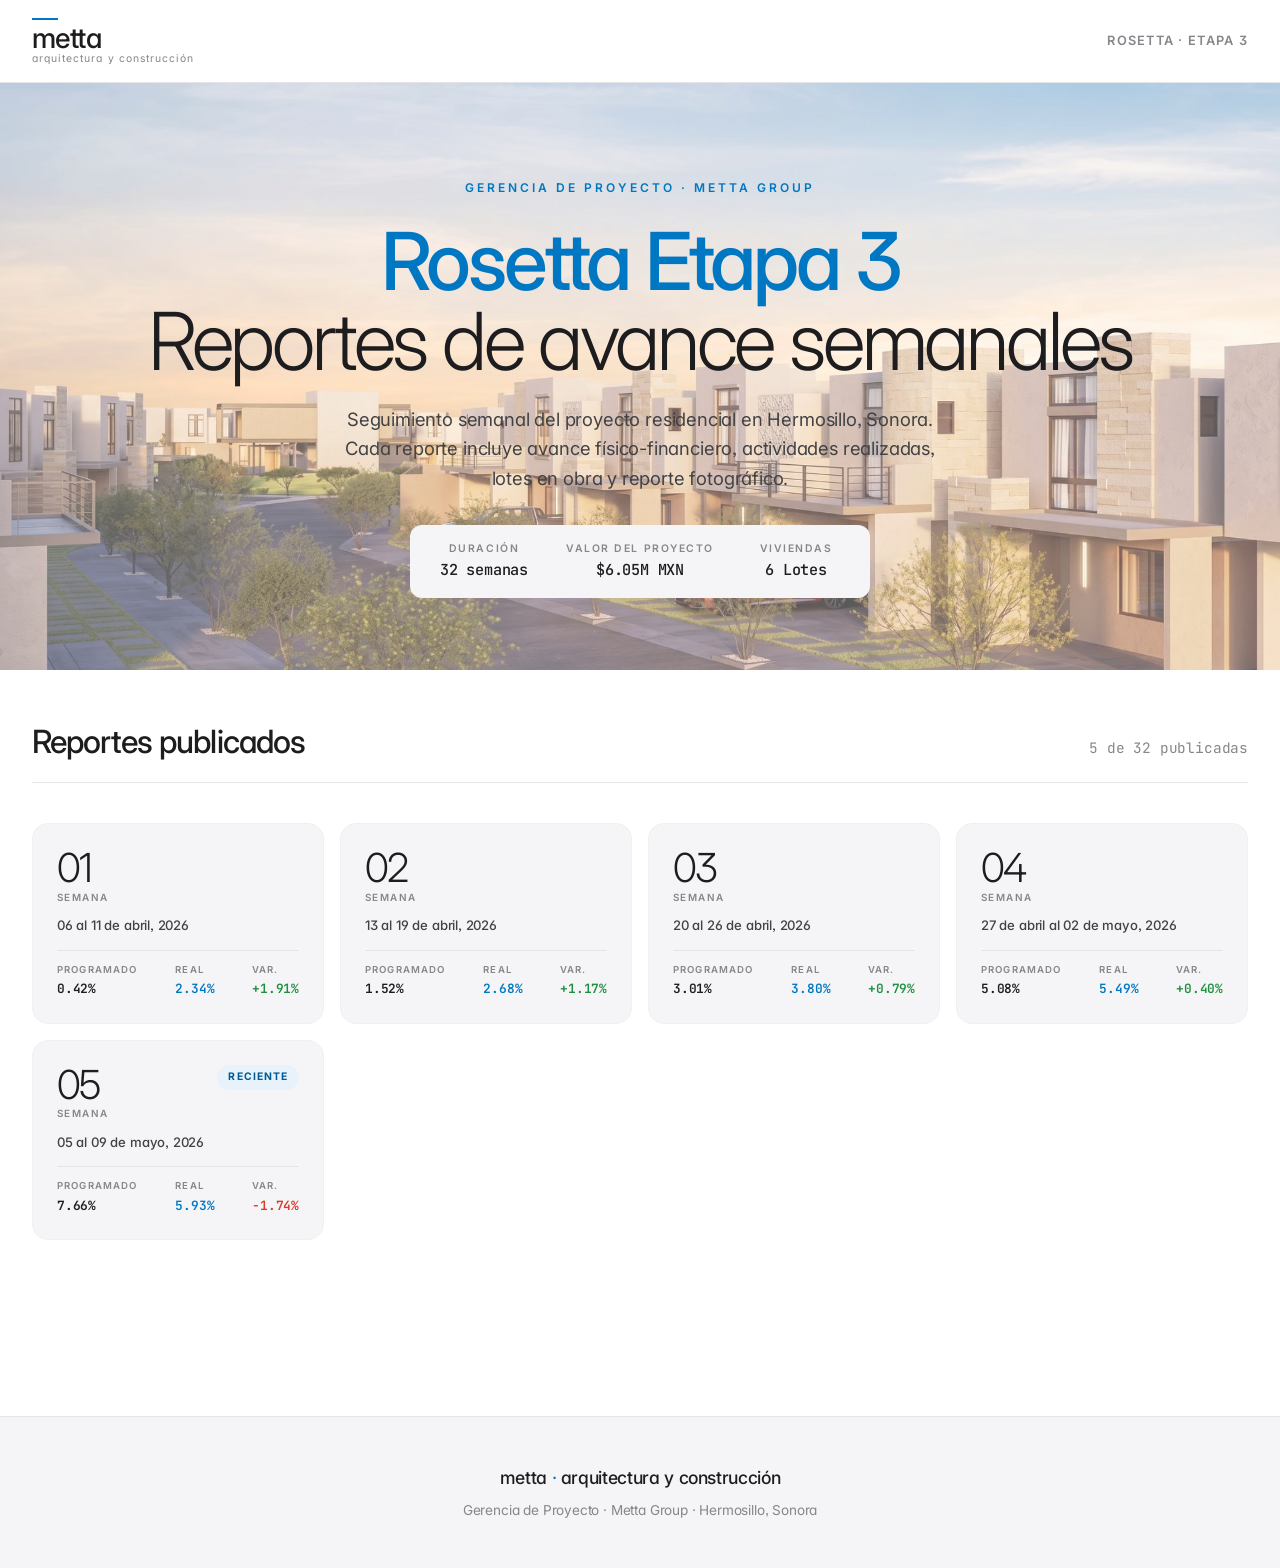
<file: index.html>
<!DOCTYPE html>
<html lang="es">
<head>
<meta charset="UTF-8">
<meta name="viewport" content="width=device-width, initial-scale=1.0">
<title>Rosetta · Etapa 3 · Reportes Semanales | Metta</title>
<meta name="description" content="Reportes semanales de avance del proyecto Rosetta Etapa 3 - 6 viviendas en Hermosillo, Sonora. Metta Arquitectura y Construcción.">
<link rel="preconnect" href="https://fonts.googleapis.com">
<link rel="preconnect" href="https://fonts.gstatic.com" crossorigin>
<link href="https://fonts.googleapis.com/css2?family=Inter:wght@200;300;400;500;600;700;800&family=JetBrains+Mono:wght@400;500&display=swap" rel="stylesheet">
<!-- CACHE-BUSTING: actualiza ?v=YYYYMMDD solo cuando cambies styles.css o landing.js -->
<link rel="stylesheet" href="css/styles.css?v=20260510">
</head>
<body>

<nav class="topbar">
  <div class="topbar-inner">
    <div class="logo-wrap">
      <div class="logo">metta<small>arquitectura y construcción</small></div>
    </div>
    <div style="font-size:0.8rem;color:var(--ink-mute);letter-spacing:0.1em;text-transform:uppercase;font-weight:600">Rosetta · Etapa 3</div>
  </div>
</nav>

<section class="landing-hero">
  <div class="landing-hero-content">
    <div class="eyebrow fade-up">Gerencia de Proyecto · Metta Group</div>
    <h1 class="fade-up delay-1"><em id="proyecto-nombre">Rosetta Etapa 3</em><br>Reportes de avance semanales</h1>
    <p class="lead fade-up delay-2">Seguimiento semanal del proyecto residencial en <span id="proyecto-ubicacion">Hermosillo, Sonora</span>. Cada reporte incluye avance físico-financiero, actividades realizadas, lotes en obra y reporte fotográfico.</p>
    <div class="landing-meta fade-up delay-3">
      <div class="landing-meta-item">
        <span class="lbl">Duración</span>
        <span class="val" id="proyecto-duracion">32 semanas</span>
      </div>
      <div class="landing-meta-item">
        <span class="lbl">Valor del proyecto</span>
        <span class="val" id="proyecto-monto">$6.05M MXN</span>
      </div>
      <div class="landing-meta-item">
        <span class="lbl">Viviendas</span>
        <span class="val">6 Lotes</span>
      </div>
    </div>
  </div>
</section>

<section class="weeks-section">
  <div class="weeks-header">
    <h2>Reportes publicados</h2>
    <span class="count" id="weeks-count">Cargando...</span>
  </div>
  <div class="weeks-grid" id="weeks-grid">
    <div class="loading">Cargando reportes...</div>
  </div>
</section>

<footer>
  <div class="brand">metta <span>·</span> arquitectura y construcción</div>
  <div>Gerencia de Proyecto · Metta Group · Hermosillo, Sonora</div>
</footer>

<script src="js/landing.js?v=20260510"></script>
</body>
</html>
</file>
<file: css/styles.css>
/* ============================================================
   ROSETTA REPORTES · Estilos compartidos
   Sistema de diseño Metta · Apple-inspired
   ============================================================ */

:root {
  --bg: #ffffff;
  --bg-soft: #f5f5f7;
  --bg-elev: #ffffff;
  --ink: #1d1d1f;
  --ink-soft: #424245;
  --ink-mute: #86868b;
  --line: #e5e5e7;
  --line-soft: #f0f0f2;
  --accent: #0077c2;
  --accent-soft: #e8f2fb;
  --accent-dark: #005a94;
  --red: #d93a2b;
  --green: #1f8f3e;
  --yellow: #c49a2a;
}

* { box-sizing: border-box; margin: 0; padding: 0; -webkit-font-smoothing: antialiased; -moz-osx-font-smoothing: grayscale; }
html { scroll-behavior: smooth; }
body {
  font-family: 'Inter', -apple-system, BlinkMacSystemFont, 'SF Pro Display', sans-serif;
  background: var(--bg);
  color: var(--ink);
  line-height: 1.5;
  font-weight: 400;
  font-feature-settings: 'cv11', 'ss01', 'ss03';
  letter-spacing: -0.011em;
  overflow-x: hidden;
}
.mono { font-family: 'JetBrains Mono', monospace; }

/* ========== TOP BAR ========== */
.topbar {
  position: sticky; top: 0; z-index: 100;
  background: rgba(255,255,255,0.8);
  backdrop-filter: saturate(180%) blur(20px);
  -webkit-backdrop-filter: saturate(180%) blur(20px);
  border-bottom: 1px solid var(--line);
}
.topbar-inner {
  max-width: 1280px;
  margin: 0 auto;
  padding: 1.1rem 2rem;
  display: flex;
  justify-content: space-between;
  align-items: center;
}
.logo-wrap { position: relative; padding-top: 6px; }
.logo-wrap::before {
  content: '';
  position: absolute;
  top: 0; left: 0;
  width: 26px; height: 2.5px;
  background: var(--accent);
}
.logo {
  font-size: 1.75rem;
  font-weight: 500;
  letter-spacing: -0.03em;
  color: var(--ink);
  line-height: 1;
}
.logo small {
  display: block;
  font-size: 0.65rem;
  font-weight: 400;
  color: var(--ink-mute);
  letter-spacing: 0.1em;
  margin-top: 0.15rem;
  text-transform: lowercase;
}
.back-link {
  color: var(--ink-soft);
  text-decoration: none;
  font-size: 0.85rem;
  font-weight: 500;
  display: flex; align-items: center; gap: 0.4rem;
  transition: color 0.2s;
}
.back-link:hover { color: var(--accent); }

/* ========== HERO REPORTE SEMANAL ========== */
.hero {
  max-width: 1280px;
  margin: 0 auto;
  padding: 5rem 2rem 3rem;
}
.hero-banner {
  background: var(--ink);
  color: white;
  padding: 1.1rem 2rem;
  font-size: 0.9rem;
  font-weight: 500;
  letter-spacing: 0.15em;
  text-transform: uppercase;
  text-align: center;
  border-radius: 2px;
}
.hero-info {
  display: grid;
  grid-template-columns: 220px 1fr 180px;
  border: 1px solid var(--line);
  border-top: none;
  background: white;
}
.hero-logo-cell {
  border-right: 1px solid var(--line);
  padding: 2rem;
  display: flex;
  align-items: center;
  justify-content: center;
}
.hero-logo {
  font-size: 2rem;
  font-weight: 500;
  letter-spacing: -0.04em;
  color: var(--ink);
  position: relative;
}
.hero-logo::before {
  content: '';
  position: absolute;
  top: -8px; left: 0;
  width: 28px; height: 3px;
  background: var(--accent);
}
.hero-logo small {
  display: block;
  font-size: 0.7rem;
  font-weight: 400;
  color: var(--ink-mute);
  letter-spacing: 0.1em;
  margin-top: 0.3rem;
  text-transform: lowercase;
}
.hero-data {
  padding: 1.25rem 2rem;
  display: grid;
  grid-template-columns: 140px 1fr;
  gap: 0.5rem 1rem;
  align-content: center;
  font-size: 0.88rem;
}
.hero-data-key {
  font-size: 0.7rem;
  color: var(--ink-mute);
  text-transform: uppercase;
  letter-spacing: 0.1em;
  font-weight: 500;
  padding-top: 3px;
}
.hero-data-val {
  color: var(--ink);
  font-weight: 500;
}
.hero-week {
  border-left: 1px solid var(--line);
  display: flex;
  flex-direction: column;
  align-items: center;
  justify-content: center;
  padding: 1rem;
  background: var(--bg-soft);
}
.hero-week-label {
  font-size: 0.65rem;
  text-transform: uppercase;
  letter-spacing: 0.18em;
  color: var(--ink-mute);
  font-weight: 600;
  margin-bottom: 0.25rem;
}
.hero-week-num {
  font-size: 4rem;
  font-weight: 200;
  line-height: 1;
  letter-spacing: -0.04em;
  color: var(--ink);
}

/* ========== SECCIONES ========== */
.section { padding: 4rem 2rem; max-width: 1280px; margin: 0 auto; }
.section-header {
  display: flex;
  align-items: baseline;
  gap: 1.5rem;
  margin-bottom: 2.5rem;
  padding-bottom: 1.25rem;
  border-bottom: 1px solid var(--line);
}
.section-num {
  font-family: 'JetBrains Mono', monospace;
  font-size: 1.1rem;
  color: var(--accent);
  font-weight: 500;
}
.section-title {
  font-size: 2.6rem;
  font-weight: 500;
  letter-spacing: -0.03em;
  line-height: 1.1;
  color: var(--ink);
}

/* ========== KPI CARDS ========== */
.kpi-grid { display: grid; grid-template-columns: repeat(3, 1fr); gap: 1rem; }
.kpi {
  padding: 2rem;
  background: var(--bg-soft);
  border-radius: 18px;
  border: 1px solid var(--line-soft);
  transition: transform 0.3s ease, box-shadow 0.3s ease;
}
.kpi:hover { transform: translateY(-2px); box-shadow: 0 20px 40px -20px rgba(0,0,0,0.08); }
.kpi-label {
  font-size: 0.75rem;
  text-transform: uppercase;
  letter-spacing: 0.12em;
  color: var(--ink-mute);
  margin-bottom: 1.25rem;
  font-weight: 600;
}
.kpi-value {
  font-size: 3.5rem;
  font-weight: 300;
  line-height: 1;
  letter-spacing: -0.04em;
  color: var(--ink);
}
.kpi-value.positive { color: var(--green); }
.kpi-value.negative { color: var(--red); }
.kpi-sublabel { margin-top: 0.75rem; font-size: 0.85rem; color: var(--ink-soft); font-weight: 500; }

/* ========== ACTIVIDADES ========== */
.split-grid { display: grid; grid-template-columns: 1fr 1fr; gap: 1rem; }
.activity-card { background: var(--bg-soft); padding: 2rem; border-radius: 18px; }
.activity-card h3 { font-size: 1.35rem; font-weight: 600; margin-bottom: 0.25rem; letter-spacing: -0.02em; }
.activity-card .sub {
  font-size: 0.75rem;
  color: var(--ink-mute);
  letter-spacing: 0.1em;
  text-transform: uppercase;
  margin-bottom: 1.5rem;
  font-weight: 600;
}
.activity-list { list-style: none; }
.activity-list li {
  padding: 0.75rem 0 0.75rem 1.5rem;
  border-bottom: 1px solid var(--line);
  position: relative;
  font-size: 0.93rem;
  color: var(--ink-soft);
  line-height: 1.5;
}
.activity-list li:last-child { border-bottom: none; }
.activity-list li::before {
  content: ''; position: absolute; left: 0; top: 1.25rem;
  width: 8px; height: 2px; background: var(--accent); border-radius: 1px;
}

/* ========== TABLAS ========== */
.data-table {
  width: 100%;
  border-collapse: collapse;
  background: white;
  border: 1px solid var(--line);
  border-radius: 14px;
  overflow: hidden;
}
.data-table th {
  text-align: left;
  padding: 1rem 1.25rem;
  font-size: 0.72rem;
  text-transform: uppercase;
  letter-spacing: 0.1em;
  color: var(--ink-mute);
  font-weight: 600;
  border-bottom: 1px solid var(--line);
  background: var(--bg-soft);
}
.data-table td {
  padding: 1.1rem 1.25rem;
  font-size: 0.92rem;
  color: var(--ink-soft);
  border-bottom: 1px solid var(--line-soft);
  vertical-align: middle;
}
.data-table tr:last-child td { border-bottom: none; }
.status-badge {
  display: inline-block;
  padding: 0.3rem 0.7rem;
  font-size: 0.7rem;
  text-transform: uppercase;
  letter-spacing: 0.08em;
  font-weight: 600;
  border-radius: 20px;
}
.status-tramitado { background: #fef3e2; color: #a86a1a; }
.status-observado { background: #fde8e4; color: var(--red); }
.status-sum { background: #e3f4e8; color: var(--green); font-weight: 600; font-size: 0.82rem; padding: 0.3rem 0.7rem; border-radius: 20px; }
.status-proc { background: #fff4d6; color: #8a6a00; font-weight: 600; font-size: 0.82rem; padding: 0.3rem 0.7rem; border-radius: 20px; }
.status-sol { background: var(--accent-soft); color: var(--accent-dark); font-weight: 600; font-size: 0.82rem; padding: 0.3rem 0.7rem; border-radius: 20px; }
.importance-alta { color: var(--red); font-weight: 600; }
.importance-media { color: var(--ink); font-weight: 500; }
.importance-baja { color: var(--ink-mute); font-weight: 400; }
.abast-subheader {
  background: var(--ink) !important;
  color: white !important;
  font-size: 0.78rem !important;
  letter-spacing: 0.12em !important;
  text-transform: uppercase !important;
  padding: 0.85rem 1.25rem !important;
  font-weight: 600 !important;
}

/* ========== AVANCE POR LOTE (BARRAS SOBRE 100%) ========== */
.lote-card {
  background: var(--bg-soft);
  padding: 1.5rem;
  border-radius: 16px;
  margin-bottom: 1rem;
  display: grid;
  grid-template-columns: 1.5fr 3fr 1fr;
  gap: 2rem;
  align-items: center;
  transition: background 0.2s;
}
.lote-card:hover { background: #eef0f2; }
.lote-identity { display: flex; flex-direction: column; gap: 0.25rem; }
.lote-identity .name { font-size: 1.1rem; font-weight: 600; letter-spacing: -0.02em; color: var(--ink); }
.lote-identity .modelo { font-size: 0.75rem; color: var(--accent); font-weight: 600; letter-spacing: 0.08em; text-transform: uppercase; }
.lote-identity .mza { font-size: 0.78rem; color: var(--ink-mute); font-weight: 500; }
.bars-stack { display: flex; flex-direction: column; gap: 0.65rem; }
.bar-row { display: flex; align-items: center; gap: 0.85rem; }
.bar-tag {
  font-size: 0.68rem;
  text-transform: uppercase;
  letter-spacing: 0.1em;
  color: var(--ink-mute);
  font-weight: 600;
  width: 72px;
  flex-shrink: 0;
}
.bar-container {
  flex: 1; height: 18px;
  background: #e5e5e7;
  border-radius: 9px;
  overflow: hidden;
  position: relative;
}
.bar-fill {
  height: 100%;
  border-radius: 9px;
  width: 0;
  transition: width 1.3s cubic-bezier(0.22, 0.61, 0.36, 1);
}
.bar-fill.prog { background: var(--ink); }
.bar-fill.real { background: var(--accent); }
.bar-value {
  font-family: 'JetBrains Mono', monospace;
  font-size: 0.82rem;
  font-weight: 500;
  color: var(--ink);
  min-width: 52px;
  text-align: right;
}
.variation-pill { text-align: center; }
.variation-pill .lbl {
  font-size: 0.7rem;
  color: var(--ink-mute);
  text-transform: uppercase;
  letter-spacing: 0.1em;
  font-weight: 600;
  margin-bottom: 0.25rem;
}
.variation-pill .val {
  font-size: 1.6rem;
  font-weight: 500;
  letter-spacing: -0.02em;
  font-family: 'JetBrains Mono', monospace;
}
.variation-pill .val.pos { color: var(--green); }
.variation-pill .val.neg { color: var(--red); }

/* ========== CURVA S + DONA ========== */
.financial-grid {
  display: grid;
  grid-template-columns: minmax(0, 2fr) minmax(320px, 1fr);
  gap: 1rem;
}
@media (max-width: 1024px) { .financial-grid { grid-template-columns: 1fr; } }
.chart-card { background: var(--bg-soft); padding: 2rem; border-radius: 18px; min-width: 0; }
.chart-card h3 { font-size: 1.25rem; font-weight: 600; margin-bottom: 0.25rem; letter-spacing: -0.02em; }
.chart-card .sub {
  font-size: 0.72rem;
  color: var(--ink-mute);
  letter-spacing: 0.1em;
  text-transform: uppercase;
  margin-bottom: 1.5rem;
  font-weight: 600;
}
.chart-container-s { position: relative; height: 420px; }
.chart-container-dona { position: relative; height: 220px; }
@media (max-width: 1024px) { .chart-container-s { height: 380px; } }
@media (max-width: 600px) { .chart-container-s { height: 300px; } }
.dona-stats { display: flex; flex-direction: column; gap: 0.25rem; margin-top: 1.5rem; }
.stat-block {
  display: flex;
  justify-content: space-between;
  align-items: baseline;
  padding: 0.85rem 0;
  border-bottom: 1px solid var(--line);
}
.stat-block:last-child { border-bottom: none; }
.stat-block .label {
  font-size: 0.78rem;
  text-transform: uppercase;
  letter-spacing: 0.1em;
  color: var(--ink-mute);
  font-weight: 600;
}
.stat-block .value {
  font-size: 1.5rem;
  font-weight: 500;
  letter-spacing: -0.02em;
  font-family: 'JetBrains Mono', monospace;
}
.stat-block .value.accent { color: var(--accent); }
.stat-block .value.green { color: var(--green); }

/* ========== GRID DE LOTES (SECCIÓN 07) ========== */
.lotes-grid-btns { display: grid; grid-template-columns: repeat(3, 1fr); gap: 1rem; }
.lote-btn {
  background: var(--bg-soft);
  border: 1px solid var(--line-soft);
  border-radius: 18px;
  padding: 1.75rem 1.5rem;
  cursor: pointer;
  text-align: left;
  font-family: inherit;
  transition: all 0.3s cubic-bezier(0.22, 0.61, 0.36, 1);
  display: flex;
  flex-direction: column;
  gap: 0.85rem;
  position: relative;
  overflow: hidden;
}
.lote-btn::before {
  content: '';
  position: absolute;
  inset: 0;
  background: linear-gradient(135deg, transparent 0%, rgba(0,119,194,0.06) 100%);
  opacity: 0;
  transition: opacity 0.3s;
  pointer-events: none;
}
.lote-btn:hover {
  border-color: var(--accent);
  transform: translateY(-3px);
  box-shadow: 0 16px 40px -16px rgba(0,119,194,0.25);
}
.lote-btn:hover::before { opacity: 1; }
.lote-btn-header { display: flex; justify-content: space-between; align-items: flex-start; }
.lote-btn-num {
  font-size: 2.75rem;
  font-weight: 300;
  line-height: 1;
  letter-spacing: -0.04em;
  color: var(--ink);
}
.lote-btn-num small {
  font-size: 0.7rem;
  font-weight: 600;
  color: var(--ink-mute);
  letter-spacing: 0.1em;
  text-transform: uppercase;
  display: block;
  margin-top: 0.35rem;
}
.lote-btn-modelo {
  font-size: 0.7rem;
  font-weight: 700;
  color: var(--accent);
  letter-spacing: 0.1em;
  text-transform: uppercase;
  padding: 0.35rem 0.7rem;
  background: var(--accent-soft);
  border-radius: 6px;
}
.lote-btn-stats {
  display: grid;
  grid-template-columns: 1fr 1fr;
  gap: 0.65rem;
  padding-top: 0.85rem;
  border-top: 1px solid var(--line);
}
.lote-btn-stat { display: flex; flex-direction: column; gap: 0.15rem; }
.lote-btn-stat-lbl {
  font-size: 0.62rem;
  text-transform: uppercase;
  letter-spacing: 0.12em;
  color: var(--ink-mute);
  font-weight: 600;
}
.lote-btn-stat-val {
  font-family: 'JetBrains Mono', monospace;
  font-size: 0.95rem;
  font-weight: 600;
  color: var(--ink);
}
.lote-btn-stat-val.accent { color: var(--accent); }
.lote-btn-arrow {
  position: absolute;
  bottom: 1.25rem;
  right: 1.5rem;
  width: 32px; height: 32px;
  background: var(--ink);
  color: white;
  border-radius: 50%;
  display: flex;
  align-items: center;
  justify-content: center;
  font-size: 1rem;
  opacity: 0;
  transform: translateX(-8px);
  transition: all 0.3s;
}
.lote-btn:hover .lote-btn-arrow { opacity: 1; transform: translateX(0); background: var(--accent); }

/* ========== PANEL LATERAL ========== */
.panel {
  position: fixed;
  top: 0; right: 0;
  width: min(48vw, 900px);
  height: 100vh;
  background: white;
  box-shadow: -24px 0 60px rgba(0,0,0,0.12);
  transform: translateX(100%);
  transition: transform 0.45s cubic-bezier(0.4, 0, 0.2, 1);
  z-index: 1000;
  overflow-y: auto;
}
.panel.open { transform: translateX(0); }
.panel-header {
  padding: 2rem 2rem 1.5rem;
  border-bottom: 1px solid var(--line);
  display: flex;
  justify-content: space-between;
  align-items: flex-start;
  position: sticky;
  top: 0;
  background: rgba(255,255,255,0.92);
  backdrop-filter: saturate(180%) blur(20px);
  -webkit-backdrop-filter: saturate(180%) blur(20px);
  z-index: 2;
}
.panel-title-wrap .eyebrow {
  font-size: 0.72rem;
  letter-spacing: 0.15em;
  text-transform: uppercase;
  color: var(--accent);
  font-weight: 700;
  margin-bottom: 0.4rem;
}
.panel-title-wrap h2 { font-size: 2.2rem; font-weight: 600; letter-spacing: -0.03em; line-height: 1; }
.panel-close {
  background: var(--bg-soft);
  border: none;
  width: 40px; height: 40px;
  border-radius: 50%;
  cursor: pointer;
  font-size: 1rem;
  color: var(--ink-soft);
  transition: all 0.2s;
  display: flex; align-items: center; justify-content: center;
}
.panel-close:hover { background: var(--ink); color: white; }
.panel-body { padding: 1.5rem 2rem 3rem; }
.panel-stats { display: grid; grid-template-columns: 1fr 1fr 1fr; gap: 0.5rem; margin-bottom: 2rem; }
.panel-stat { padding: 1rem; background: var(--bg-soft); border-radius: 12px; }
.panel-stat .lbl {
  font-size: 0.68rem;
  letter-spacing: 0.12em;
  text-transform: uppercase;
  color: var(--ink-mute);
  font-weight: 600;
  margin-bottom: 0.35rem;
}
.panel-stat .val {
  font-size: 1.5rem;
  font-weight: 500;
  letter-spacing: -0.02em;
  font-family: 'JetBrains Mono', monospace;
}
.panel-stat .val.accent { color: var(--accent); }
.panel-stat .val.pos { color: var(--green); }
.panel-stat .val.neg { color: var(--red); }
.panel-section-title {
  font-size: 0.75rem;
  letter-spacing: 0.15em;
  text-transform: uppercase;
  color: var(--ink-mute);
  font-weight: 700;
  margin: 2rem 0 1rem;
}
.panel-activities { list-style: none; margin-bottom: 1rem; }
.panel-activities li {
  font-size: 0.92rem;
  color: var(--ink-soft);
  padding: 0.6rem 0 0.6rem 1.25rem;
  position: relative;
  line-height: 1.5;
  border-bottom: 1px solid var(--line-soft);
}
.panel-activities li:last-child { border-bottom: none; }
.panel-activities li::before {
  content: ''; position: absolute; left: 0; top: 1.05rem;
  width: 8px; height: 2px; background: var(--accent); border-radius: 1px;
}
.panel-activities.empty { color: var(--ink-mute); font-style: italic; font-size: 0.9rem; padding: 1rem 0; }

.photos-col { display: flex; flex-direction: column; gap: 0.75rem; }
.photo-slot {
  aspect-ratio: 3/2;
  background: var(--bg-soft);
  border-radius: 12px;
  display: flex;
  align-items: center;
  justify-content: center;
  overflow: hidden;
  position: relative;
  cursor: pointer;
  border: 1px dashed var(--line);
  transition: transform 0.2s;
}
.photo-slot:hover { transform: scale(1.01); }
.photo-slot img { width: 100%; height: 100%; object-fit: cover; display: block; }
.photo-placeholder {
  display: flex;
  flex-direction: column;
  align-items: center;
  gap: 0.75rem;
  color: var(--ink-mute);
  text-align: center;
  padding: 1rem;
}
.photo-placeholder .icon {
  width: 48px; height: 48px;
  border-radius: 50%;
  background: white;
  display: flex; align-items: center; justify-content: center;
  font-size: 1.5rem;
  border: 1px solid var(--line);
}
.photo-placeholder .filename { font-family: 'JetBrains Mono', monospace; font-size: 0.75rem; color: var(--ink-soft); }
.photo-placeholder .note { font-size: 0.7rem; font-weight: 500; letter-spacing: 0.05em; text-transform: uppercase; }

.overlay {
  position: fixed;
  inset: 0;
  background: rgba(0,0,0,0.35);
  opacity: 0;
  pointer-events: none;
  transition: opacity 0.3s;
  z-index: 999;
  backdrop-filter: blur(4px);
  -webkit-backdrop-filter: blur(4px);
}
.overlay.open { opacity: 1; pointer-events: auto; }

/* ========== LIGHTBOX ========== */
.lightbox {
  position: fixed;
  inset: 0;
  background: rgba(0,0,0,0.96);
  display: none;
  align-items: center;
  justify-content: center;
  z-index: 2000;
  padding: 2rem;
}
.lightbox.open { display: flex; }
.lightbox-img-wrap { position: relative; max-width: 90vw; max-height: 88vh; }
.lightbox img { max-width: 100%; max-height: 88vh; display: block; border-radius: 6px; }
.lightbox-close {
  position: absolute;
  top: 1.5rem;
  right: 1.5rem;
  background: rgba(255,255,255,0.12);
  backdrop-filter: blur(10px);
  border: none;
  color: white;
  width: 46px; height: 46px;
  border-radius: 50%;
  font-size: 1.1rem;
  cursor: pointer;
  transition: background 0.2s;
  display: flex; align-items: center; justify-content: center;
}
.lightbox-close:hover { background: rgba(255,255,255,0.25); }
.lightbox-nav {
  position: absolute;
  top: 50%;
  transform: translateY(-50%);
  background: rgba(255,255,255,0.12);
  backdrop-filter: blur(10px);
  border: none;
  color: white;
  width: 52px; height: 52px;
  border-radius: 50%;
  font-size: 1.3rem;
  cursor: pointer;
  transition: background 0.2s;
  display: flex; align-items: center; justify-content: center;
}
.lightbox-nav:hover { background: rgba(255,255,255,0.28); }
.lightbox-prev { left: 2rem; }
.lightbox-next { right: 2rem; }
.lightbox-counter {
  position: absolute;
  bottom: 1.5rem;
  left: 50%;
  transform: translateX(-50%);
  color: rgba(255,255,255,0.75);
  font-family: 'JetBrains Mono', monospace;
  font-size: 0.85rem;
  letter-spacing: 0.1em;
}

/* ========== FOOTER ========== */
footer {
  margin-top: 5rem;
  padding: 3rem 2rem;
  border-top: 1px solid var(--line);
  text-align: center;
  color: var(--ink-mute);
  font-size: 0.85rem;
  background: var(--bg-soft);
}
footer .brand {
  font-size: 1.1rem;
  color: var(--ink);
  margin-bottom: 0.5rem;
  font-weight: 500;
  letter-spacing: -0.02em;
}
footer .brand span { color: var(--accent); }

/* ========== ANIMACIONES ON SCROLL ========== */
.fade-up {
  opacity: 0;
  transform: translateY(24px);
  transition: opacity 0.8s ease, transform 0.8s cubic-bezier(0.22, 0.61, 0.36, 1);
}
.fade-up.visible { opacity: 1; transform: translateY(0); }
.fade-up.delay-1 { transition-delay: 0.08s; }
.fade-up.delay-2 { transition-delay: 0.16s; }
.fade-up.delay-3 { transition-delay: 0.24s; }

/* ========== LANDING (ÍNDICE DE SEMANAS) ========== */
.landing-hero {
  position: relative;
  width: 100%;
  background-image: url('../assets/hero-landing.jpg');
  background-size: cover;
  background-position: center;
  text-align: center;
  overflow: hidden;
}
.landing-hero::before {
  content: '';
  position: absolute;
  inset: 0;
  background: rgba(255,255,255,0.35);
  z-index: 0;
}
.landing-hero-content {
  position: relative;
  z-index: 1;
  max-width: 1280px;
  margin: 0 auto;
  padding: 6rem 2rem 4.5rem;
}
.landing-hero .eyebrow {
  font-size: 0.75rem;
  letter-spacing: 0.25em;
  text-transform: uppercase;
  color: var(--accent);
  font-weight: 600;
  margin-bottom: 1.5rem;
}
.landing-hero h1 {
  font-size: clamp(2.5rem, 7vw, 5rem);
  font-weight: 300;
  letter-spacing: -0.04em;
  line-height: 1;
  margin-bottom: 1.5rem;
  color: var(--ink);
}
.landing-hero h1 em { font-style: normal; color: var(--accent); font-weight: 500; }
.landing-hero .lead {
  font-size: 1.15rem;
  color: var(--ink-soft);
  max-width: 620px;
  margin: 0 auto 2rem;
  line-height: 1.6;
}
.landing-meta {
  display: inline-flex;
  gap: 2rem;
  padding: 1rem 1.5rem;
  background: var(--bg-soft);
  border-radius: 12px;
  font-size: 0.85rem;
  flex-wrap: wrap;
  justify-content: center;
}
.landing-meta-item { display: flex; flex-direction: column; gap: 0.15rem; min-width: 100px; }
.landing-meta-item .lbl {
  font-size: 0.65rem;
  color: var(--ink-mute);
  letter-spacing: 0.15em;
  text-transform: uppercase;
  font-weight: 600;
}
.landing-meta-item .val {
  font-family: 'JetBrains Mono', monospace;
  font-size: 0.95rem;
  color: var(--ink);
  font-weight: 500;
}

.weeks-section {
  max-width: 1280px;
  margin: 0 auto;
  padding: 3rem 2rem 6rem;
}
.weeks-header {
  display: flex;
  justify-content: space-between;
  align-items: baseline;
  margin-bottom: 2.5rem;
  padding-bottom: 1rem;
  border-bottom: 1px solid var(--line);
}
.weeks-header h2 {
  font-size: 2rem;
  font-weight: 500;
  letter-spacing: -0.03em;
}
.weeks-header .count {
  font-family: 'JetBrains Mono', monospace;
  font-size: 0.9rem;
  color: var(--ink-mute);
}
.weeks-grid {
  display: grid;
  grid-template-columns: repeat(4, 1fr);
  gap: 1rem;
}
.week-card {
  background: var(--bg-soft);
  border: 1px solid var(--line-soft);
  border-radius: 16px;
  padding: 1.5rem;
  text-decoration: none;
  color: inherit;
  display: flex;
  flex-direction: column;
  gap: 0.85rem;
  transition: all 0.3s cubic-bezier(0.22, 0.61, 0.36, 1);
  position: relative;
  cursor: pointer;
}
.week-card:hover {
  border-color: var(--accent);
  transform: translateY(-3px);
  box-shadow: 0 16px 40px -16px rgba(0,119,194,0.25);
}
.week-card-top { display: flex; justify-content: space-between; align-items: flex-start; }
.week-card-num {
  font-size: 2.5rem;
  font-weight: 300;
  line-height: 1;
  letter-spacing: -0.04em;
  color: var(--ink);
}
.week-card-num small {
  font-size: 0.62rem;
  font-weight: 600;
  color: var(--ink-mute);
  letter-spacing: 0.15em;
  text-transform: uppercase;
  display: block;
  margin-top: 0.3rem;
}
.week-card-badge {
  padding: 0.3rem 0.7rem;
  background: var(--accent-soft);
  color: var(--accent-dark);
  font-size: 0.65rem;
  font-weight: 700;
  letter-spacing: 0.1em;
  text-transform: uppercase;
  border-radius: 20px;
}
.week-card-date {
  font-size: 0.82rem;
  color: var(--ink-soft);
  font-weight: 500;
}
.week-card-stats {
  display: flex;
  justify-content: space-between;
  padding-top: 0.75rem;
  border-top: 1px solid var(--line);
  font-size: 0.72rem;
}
.week-card-stat { display: flex; flex-direction: column; gap: 0.15rem; }
.week-card-stat .lbl {
  font-size: 0.6rem;
  color: var(--ink-mute);
  letter-spacing: 0.12em;
  text-transform: uppercase;
  font-weight: 600;
}
.week-card-stat .val { font-family: 'JetBrains Mono', monospace; font-size: 0.8rem; font-weight: 600; color: var(--ink); }
.week-card-stat .val.accent { color: var(--accent); }
.week-card-stat .val.positive { color: var(--green); }
.week-card-stat .val.negative { color: var(--red); }
.week-card-arrow {
  position: absolute;
  bottom: 1rem;
  right: 1.25rem;
  width: 28px; height: 28px;
  background: var(--ink);
  color: white;
  border-radius: 50%;
  display: flex; align-items: center; justify-content: center;
  font-size: 0.9rem;
  opacity: 0;
  transform: translateX(-8px);
  transition: all 0.3s;
}
.week-card:hover .week-card-arrow { opacity: 1; transform: translateX(0); background: var(--accent); }

.empty-state {
  text-align: center;
  padding: 4rem 2rem;
  background: var(--bg-soft);
  border-radius: 18px;
  color: var(--ink-mute);
}
.empty-state .icon { font-size: 2.5rem; margin-bottom: 1rem; }
.empty-state h3 { font-size: 1.25rem; color: var(--ink); margin-bottom: 0.5rem; }
.empty-state p { font-size: 0.95rem; }

/* ========== LOADING STATE ========== */
.loading {
  display: flex;
  align-items: center;
  justify-content: center;
  padding: 4rem 2rem;
  color: var(--ink-mute);
  font-size: 0.9rem;
}

/* ========== RESPONSIVE ========== */
@media (max-width: 900px) {
  .hero { padding: 2.5rem 1.25rem 2rem; }
  .hero-banner { font-size: 0.75rem; padding: 0.9rem 1rem; }
  .hero-info { grid-template-columns: 1fr; }
  .hero-logo-cell { border-right: none; border-bottom: 1px solid var(--line); padding: 1.25rem; }
  .hero-week { border-left: none; border-top: 1px solid var(--line); padding: 1.25rem; }
  .hero-week-num { font-size: 3rem; }
  .hero-data { padding: 1.25rem; font-size: 0.82rem; }
  .hero-data-key { font-size: 0.65rem; }
  .section { padding: 2.5rem 1.25rem; }
  .section-title { font-size: 1.8rem; }
  .section-num { font-size: 0.95rem; }
  .kpi-grid { grid-template-columns: 1fr; }
  .kpi-value { font-size: 2.75rem; }
  .split-grid { grid-template-columns: 1fr; }
  .lote-card { grid-template-columns: 1fr; gap: 1rem; }
  .variation-pill { text-align: left; display: flex; justify-content: space-between; align-items: center; padding-top: 0.5rem; border-top: 1px solid var(--line); }
  .bar-tag { width: 60px; font-size: 0.62rem; }
  .bar-value { min-width: 48px; font-size: 0.75rem; }
  .data-table { font-size: 0.82rem; border: none; border-radius: 0; }
  .data-table th, .data-table td { padding: 0.75rem 0.85rem; }
  .abast-subheader { padding: 0.75rem 0.85rem !important; font-size: 0.7rem !important; }
  .panel { width: 100%; }
  .panel-stats { grid-template-columns: 1fr; }
  .lightbox-nav { width: 42px; height: 42px; }
  .lightbox-prev { left: 0.5rem; }
  .lightbox-next { right: 0.5rem; }
  .topbar-inner { padding: 0.85rem 1.25rem; }
  .logo { font-size: 1.45rem; }
  .lotes-grid-btns { grid-template-columns: 1fr 1fr; }
  .lote-btn-num { font-size: 2.25rem; }
  .weeks-grid { grid-template-columns: 1fr 1fr; }
  .landing-hero-content { padding: 3rem 1.25rem 3rem; }
  .weeks-section { padding: 2rem 1.25rem 4rem; }
}
@media (max-width: 480px) {
  .lotes-grid-btns { grid-template-columns: 1fr; }
  .weeks-grid { grid-template-columns: 1fr; }
}
</file>
